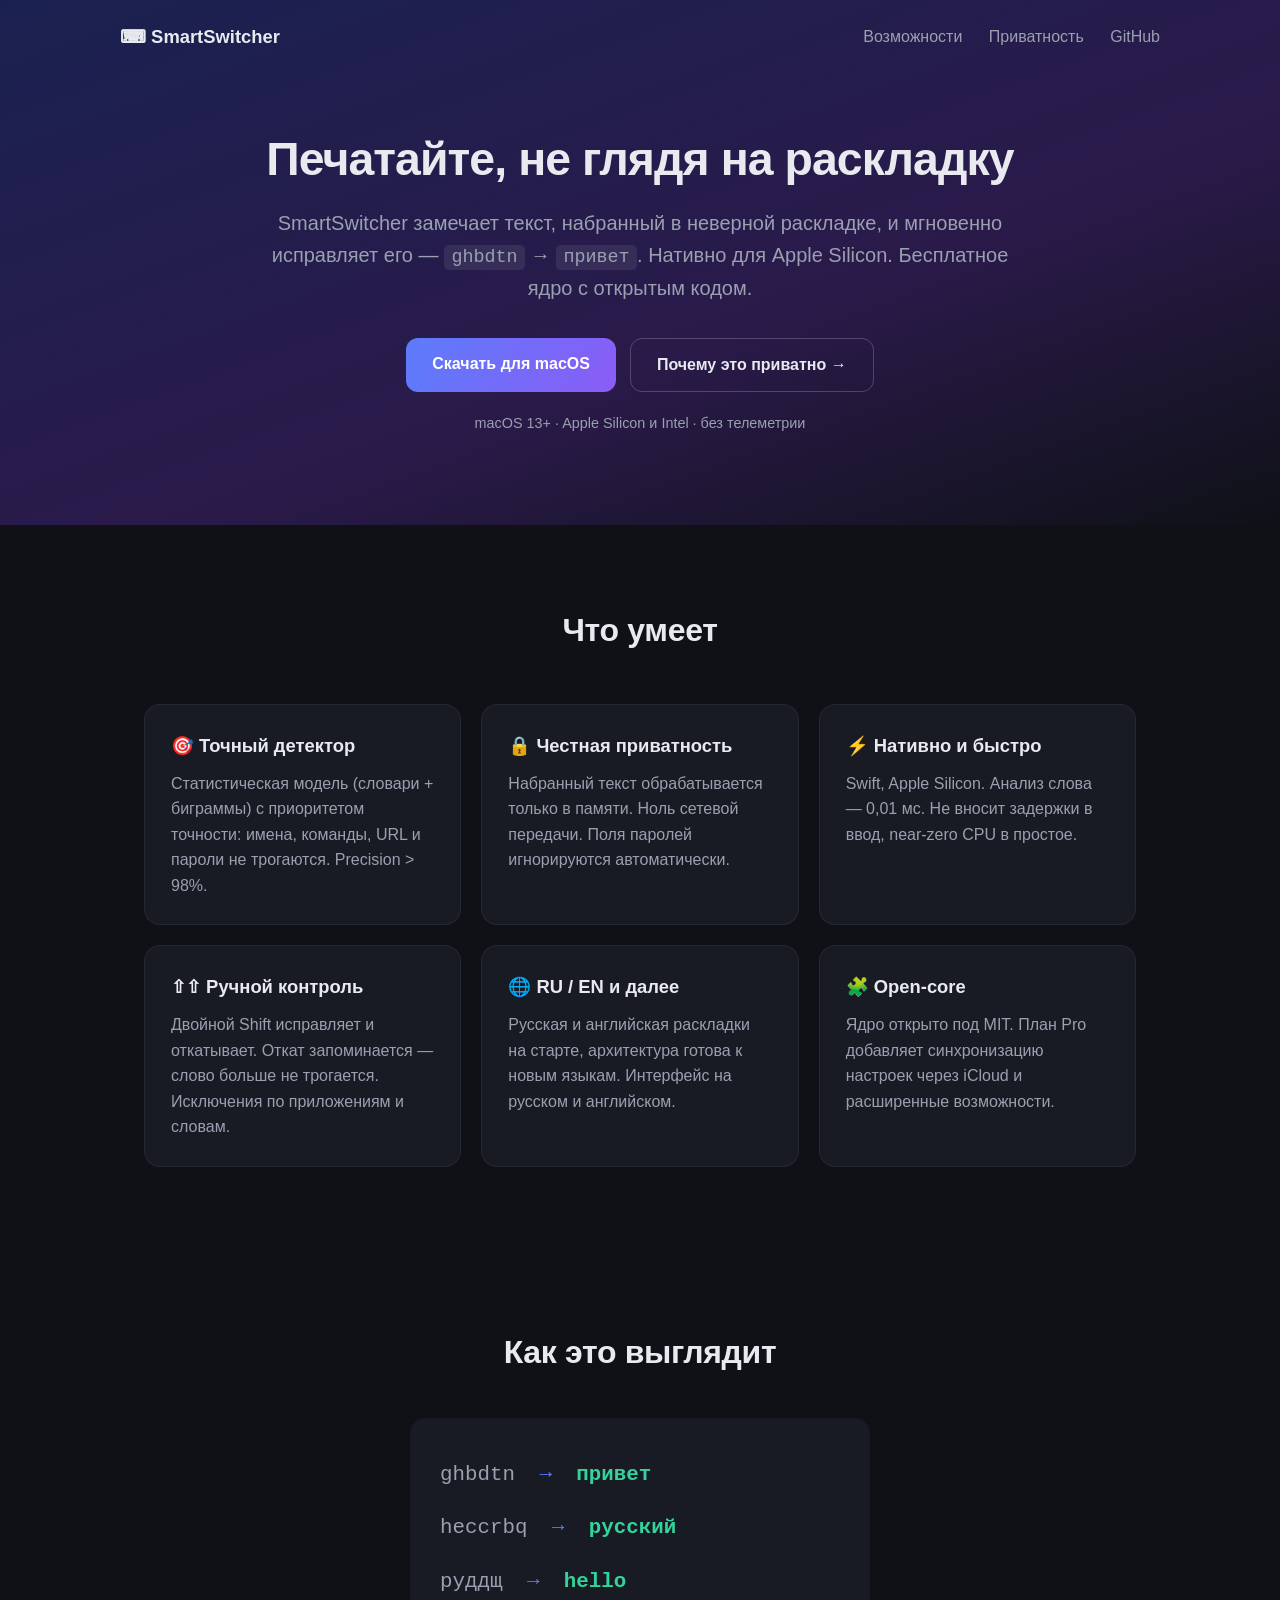
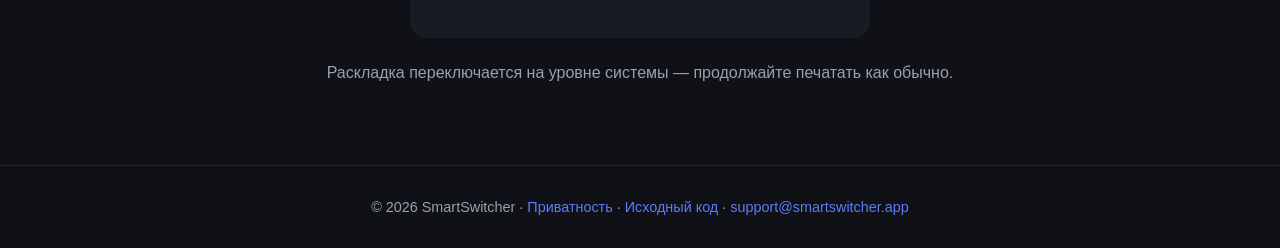
<file: website/index.html>
<!DOCTYPE html>
<html lang="ru">
<head>
<meta charset="UTF-8">
<meta name="viewport" content="width=device-width, initial-scale=1.0">
<title>SmartSwitcher — умное переключение раскладки для macOS</title>
<meta name="description" content="Нативный аналог Punto Switcher для macOS. Автоматически исправляет текст в неверной раскладке. Приватность: набранный текст никогда не покидает устройство.">
<link rel="stylesheet" href="style.css">
</head>
<body>
<header class="hero">
  <nav>
    <span class="logo">⌨ SmartSwitcher</span>
    <div class="nav-links">
      <a href="#features">Возможности</a>
      <a href="privacy.html">Приватность</a>
      <a href="https://github.com/smartswitcher/smartswitcher">GitHub</a>
    </div>
  </nav>
  <div class="hero-content">
    <h1>Печатайте, не глядя на раскладку</h1>
    <p class="lead">SmartSwitcher замечает текст, набранный в неверной раскладке, и мгновенно исправляет его — <code>ghbdtn</code> → <code>привет</code>. Нативно для Apple Silicon. Бесплатное ядро с открытым кодом.</p>
    <div class="cta">
      <a class="btn primary" href="https://github.com/smartswitcher/smartswitcher/releases">Скачать для macOS</a>
      <a class="btn ghost" href="privacy.html">Почему это приватно →</a>
    </div>
    <p class="sub">macOS 13+ · Apple Silicon и Intel · без телеметрии</p>
  </div>
</header>

<section id="features" class="features">
  <h2>Что умеет</h2>
  <div class="grid">
    <div class="card">
      <h3>🎯 Точный детектор</h3>
      <p>Статистическая модель (словари + биграммы) с приоритетом точности: имена, команды, URL и пароли не трогаются. Precision &gt; 98%.</p>
    </div>
    <div class="card">
      <h3>🔒 Честная приватность</h3>
      <p>Набранный текст обрабатывается только в памяти. Ноль сетевой передачи. Поля паролей игнорируются автоматически.</p>
    </div>
    <div class="card">
      <h3>⚡ Нативно и быстро</h3>
      <p>Swift, Apple Silicon. Анализ слова — 0,01 мс. Не вносит задержки в ввод, near-zero CPU в простое.</p>
    </div>
    <div class="card">
      <h3>⇧⇧ Ручной контроль</h3>
      <p>Двойной Shift исправляет и откатывает. Откат запоминается — слово больше не трогается. Исключения по приложениям и словам.</p>
    </div>
    <div class="card">
      <h3>🌐 RU / EN и далее</h3>
      <p>Русская и английская раскладки на старте, архитектура готова к новым языкам. Интерфейс на русском и английском.</p>
    </div>
    <div class="card">
      <h3>🧩 Open-core</h3>
      <p>Ядро открыто под MIT. План Pro добавляет синхронизацию настроек через iCloud и расширенные возможности.</p>
    </div>
  </div>
</section>

<section class="demo">
  <h2>Как это выглядит</h2>
  <div class="demo-box">
    <div class="line"><span class="typed">ghbdtn</span> <span class="arrow">→</span> <span class="fixed">привет</span></div>
    <div class="line"><span class="typed">heccrbq</span> <span class="arrow">→</span> <span class="fixed">русский</span></div>
    <div class="line"><span class="typed">руддщ</span> <span class="arrow">→</span> <span class="fixed">hello</span></div>
  </div>
  <p class="muted">Раскладка переключается на уровне системы — продолжайте печатать как обычно.</p>
</section>

<footer>
  <p>© 2026 SmartSwitcher · <a href="privacy.html">Приватность</a> · <a href="https://github.com/smartswitcher/smartswitcher">Исходный код</a> · <a href="mailto:support@smartswitcher.app">support@smartswitcher.app</a></p>
</footer>
</body>
</html>
</file>
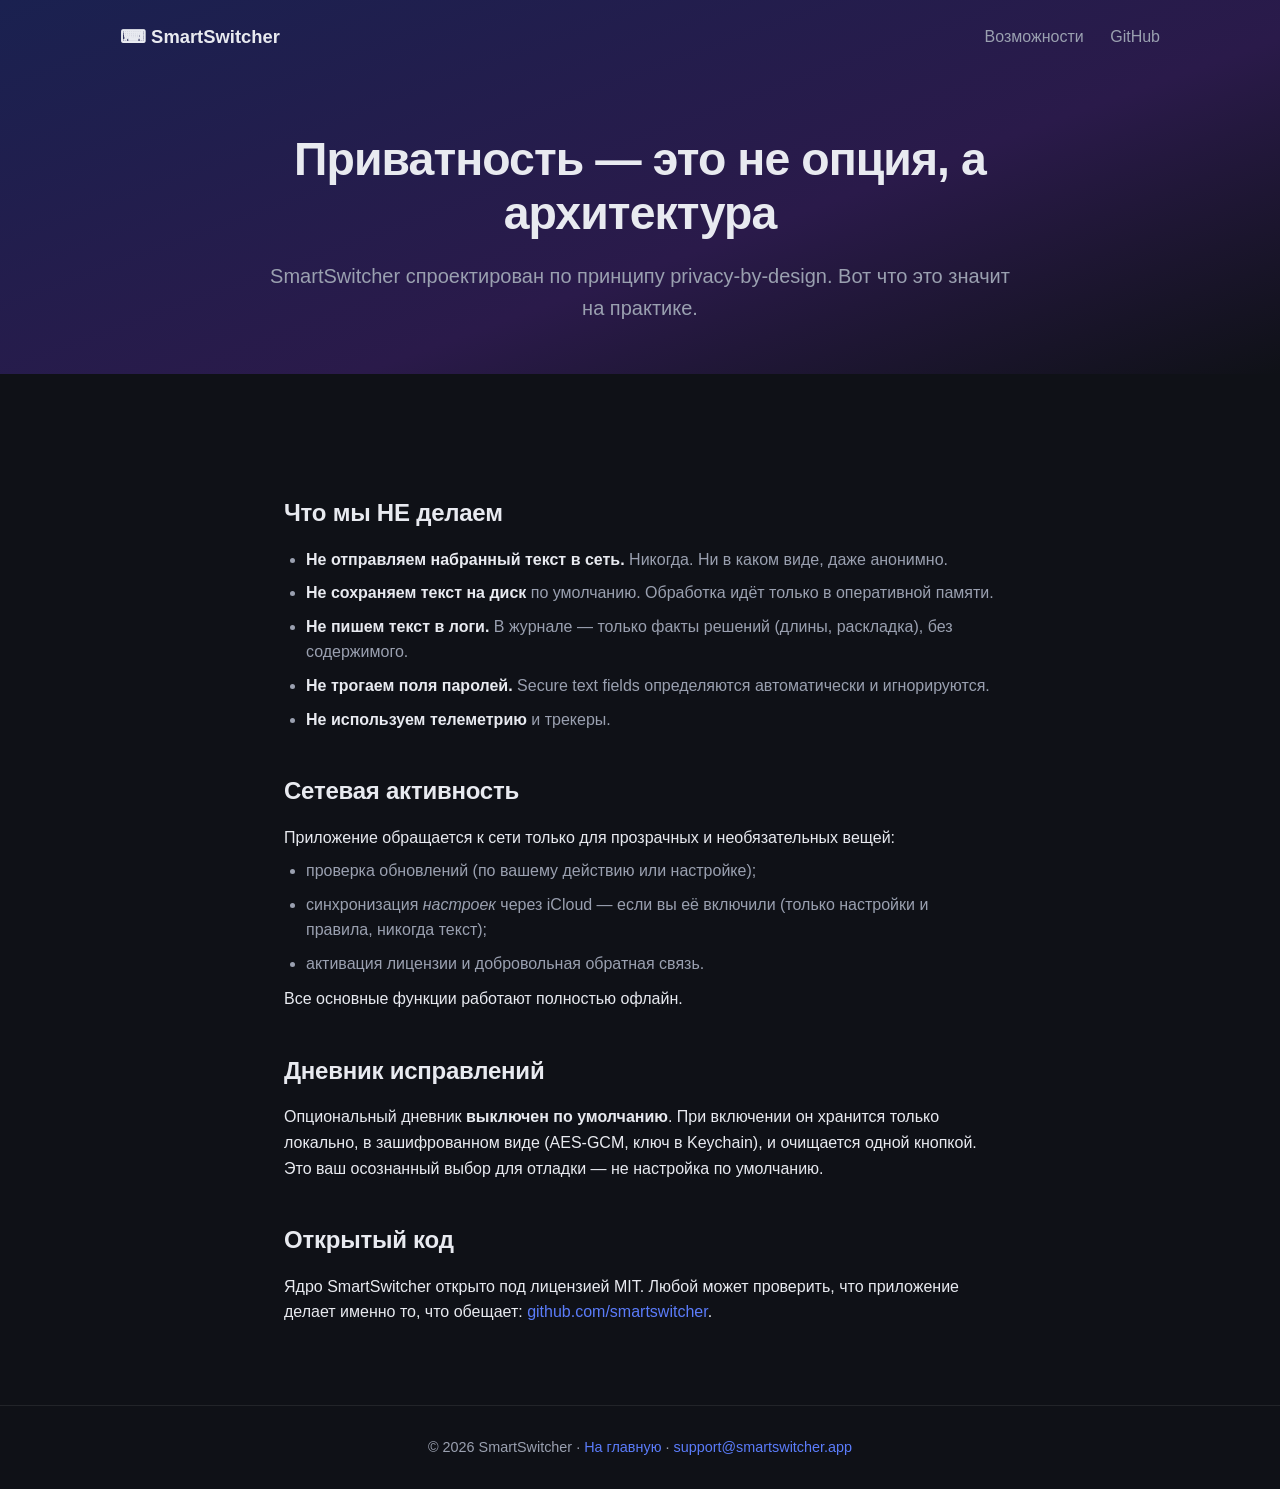
<file: website/privacy.html>
<!DOCTYPE html>
<html lang="ru">
<head>
<meta charset="UTF-8">
<meta name="viewport" content="width=device-width, initial-scale=1.0">
<title>Приватность — SmartSwitcher</title>
<meta name="description" content="Как SmartSwitcher защищает ваши данные: обработка только в памяти, ноль сетевой передачи набранного текста, игнорирование паролей.">
<link rel="stylesheet" href="style.css">
</head>
<body>
<header class="hero compact">
  <nav>
    <a class="logo" href="index.html">⌨ SmartSwitcher</a>
    <div class="nav-links">
      <a href="index.html#features">Возможности</a>
      <a href="https://github.com/smartswitcher/smartswitcher">GitHub</a>
    </div>
  </nav>
  <div class="hero-content">
    <h1>Приватность — это не опция, а архитектура</h1>
    <p class="lead">SmartSwitcher спроектирован по принципу privacy-by-design. Вот что это значит на практике.</p>
  </div>
</header>

<section class="prose">
  <h2>Что мы НЕ делаем</h2>
  <ul class="promises">
    <li><strong>Не отправляем набранный текст в сеть.</strong> Никогда. Ни в каком виде, даже анонимно.</li>
    <li><strong>Не сохраняем текст на диск</strong> по умолчанию. Обработка идёт только в оперативной памяти.</li>
    <li><strong>Не пишем текст в логи.</strong> В журнале — только факты решений (длины, раскладка), без содержимого.</li>
    <li><strong>Не трогаем поля паролей.</strong> Secure text fields определяются автоматически и игнорируются.</li>
    <li><strong>Не используем телеметрию</strong> и трекеры.</li>
  </ul>

  <h2>Сетевая активность</h2>
  <p>Приложение обращается к сети только для прозрачных и необязательных вещей:</p>
  <ul>
    <li>проверка обновлений (по вашему действию или настройке);</li>
    <li>синхронизация <em>настроек</em> через iCloud — если вы её включили (только настройки и правила, никогда текст);</li>
    <li>активация лицензии и добровольная обратная связь.</li>
  </ul>
  <p>Все основные функции работают полностью офлайн.</p>

  <h2>Дневник исправлений</h2>
  <p>Опциональный дневник <strong>выключен по умолчанию</strong>. При включении он хранится только локально, в зашифрованном виде (AES-GCM, ключ в Keychain), и очищается одной кнопкой. Это ваш осознанный выбор для отладки — не настройка по умолчанию.</p>

  <h2>Открытый код</h2>
  <p>Ядро SmartSwitcher открыто под лицензией MIT. Любой может проверить, что приложение делает именно то, что обещает: <a href="https://github.com/smartswitcher/smartswitcher">github.com/smartswitcher</a>.</p>
</section>

<footer>
  <p>© 2026 SmartSwitcher · <a href="index.html">На главную</a> · <a href="mailto:support@smartswitcher.app">support@smartswitcher.app</a></p>
</footer>
</body>
</html>
</file>
<file: website/style.css>
:root {
  --bg: #0f1117;
  --surface: #181b24;
  --text: #e8eaf0;
  --muted: #9aa0b0;
  --accent: #5b7cfa;
  --accent2: #8b5cf6;
  --ok: #34d399;
}

* { box-sizing: border-box; margin: 0; padding: 0; }

body {
  font-family: -apple-system, BlinkMacSystemFont, "Segoe UI", Roboto, sans-serif;
  background: var(--bg);
  color: var(--text);
  line-height: 1.6;
}

a { color: var(--accent); text-decoration: none; }
a:hover { text-decoration: underline; }
code {
  background: rgba(255,255,255,0.08);
  padding: 0.1em 0.4em;
  border-radius: 5px;
  font-family: "SF Mono", Menlo, monospace;
  font-size: 0.92em;
}

.hero {
  background: linear-gradient(160deg, #1a2150 0%, #2a1a4a 60%, #0f1117 100%);
  padding: 0 24px 90px;
}
.hero.compact { padding-bottom: 50px; }

nav {
  max-width: 1040px;
  margin: 0 auto;
  display: flex;
  justify-content: space-between;
  align-items: center;
  padding: 22px 0;
}
.logo { font-weight: 700; font-size: 1.15rem; color: var(--text); }
.nav-links a { margin-left: 22px; color: var(--muted); }

.hero-content { max-width: 760px; margin: 60px auto 0; text-align: center; }
h1 { font-size: 2.9rem; line-height: 1.15; letter-spacing: -0.02em; }
.lead { font-size: 1.25rem; color: var(--muted); margin-top: 20px; }
.cta { margin-top: 34px; display: flex; gap: 14px; justify-content: center; flex-wrap: wrap; }

.btn {
  display: inline-block;
  padding: 13px 26px;
  border-radius: 12px;
  font-weight: 600;
}
.btn.primary { background: linear-gradient(120deg, var(--accent), var(--accent2)); color: #fff; }
.btn.primary:hover { text-decoration: none; opacity: 0.92; }
.btn.ghost { border: 1px solid rgba(255,255,255,0.2); color: var(--text); }
.btn.ghost:hover { text-decoration: none; background: rgba(255,255,255,0.06); }
.sub { margin-top: 20px; color: var(--muted); font-size: 0.9rem; }

section { max-width: 1040px; margin: 0 auto; padding: 80px 24px; }
h2 { font-size: 2rem; text-align: center; letter-spacing: -0.01em; }

.grid {
  margin-top: 48px;
  display: grid;
  grid-template-columns: repeat(auto-fit, minmax(280px, 1fr));
  gap: 20px;
}
.card {
  background: var(--surface);
  border: 1px solid rgba(255,255,255,0.06);
  border-radius: 16px;
  padding: 26px;
}
.card h3 { font-size: 1.15rem; margin-bottom: 10px; }
.card p { color: var(--muted); }

.demo { text-align: center; }
.demo-box {
  margin: 40px auto 0;
  max-width: 460px;
  background: var(--surface);
  border-radius: 16px;
  padding: 30px;
  font-family: "SF Mono", Menlo, monospace;
  font-size: 1.3rem;
  text-align: left;
}
.demo-box .line { padding: 10px 0; }
.typed { color: var(--muted); }
.arrow { color: var(--accent); margin: 0 12px; }
.fixed { color: var(--ok); font-weight: 600; }
.muted { color: var(--muted); margin-top: 22px; }

.prose { max-width: 760px; }
.prose h2 { text-align: left; margin-top: 40px; margin-bottom: 14px; font-size: 1.5rem; }
.prose ul { margin: 0 0 10px 22px; color: var(--muted); }
.prose li { margin: 8px 0; }
.promises li strong { color: var(--text); }

footer {
  border-top: 1px solid rgba(255,255,255,0.08);
  padding: 30px 24px;
  text-align: center;
  color: var(--muted);
  font-size: 0.9rem;
}

@media (max-width: 600px) {
  h1 { font-size: 2.1rem; }
  .nav-links a { margin-left: 14px; font-size: 0.9rem; }
}
</file>
